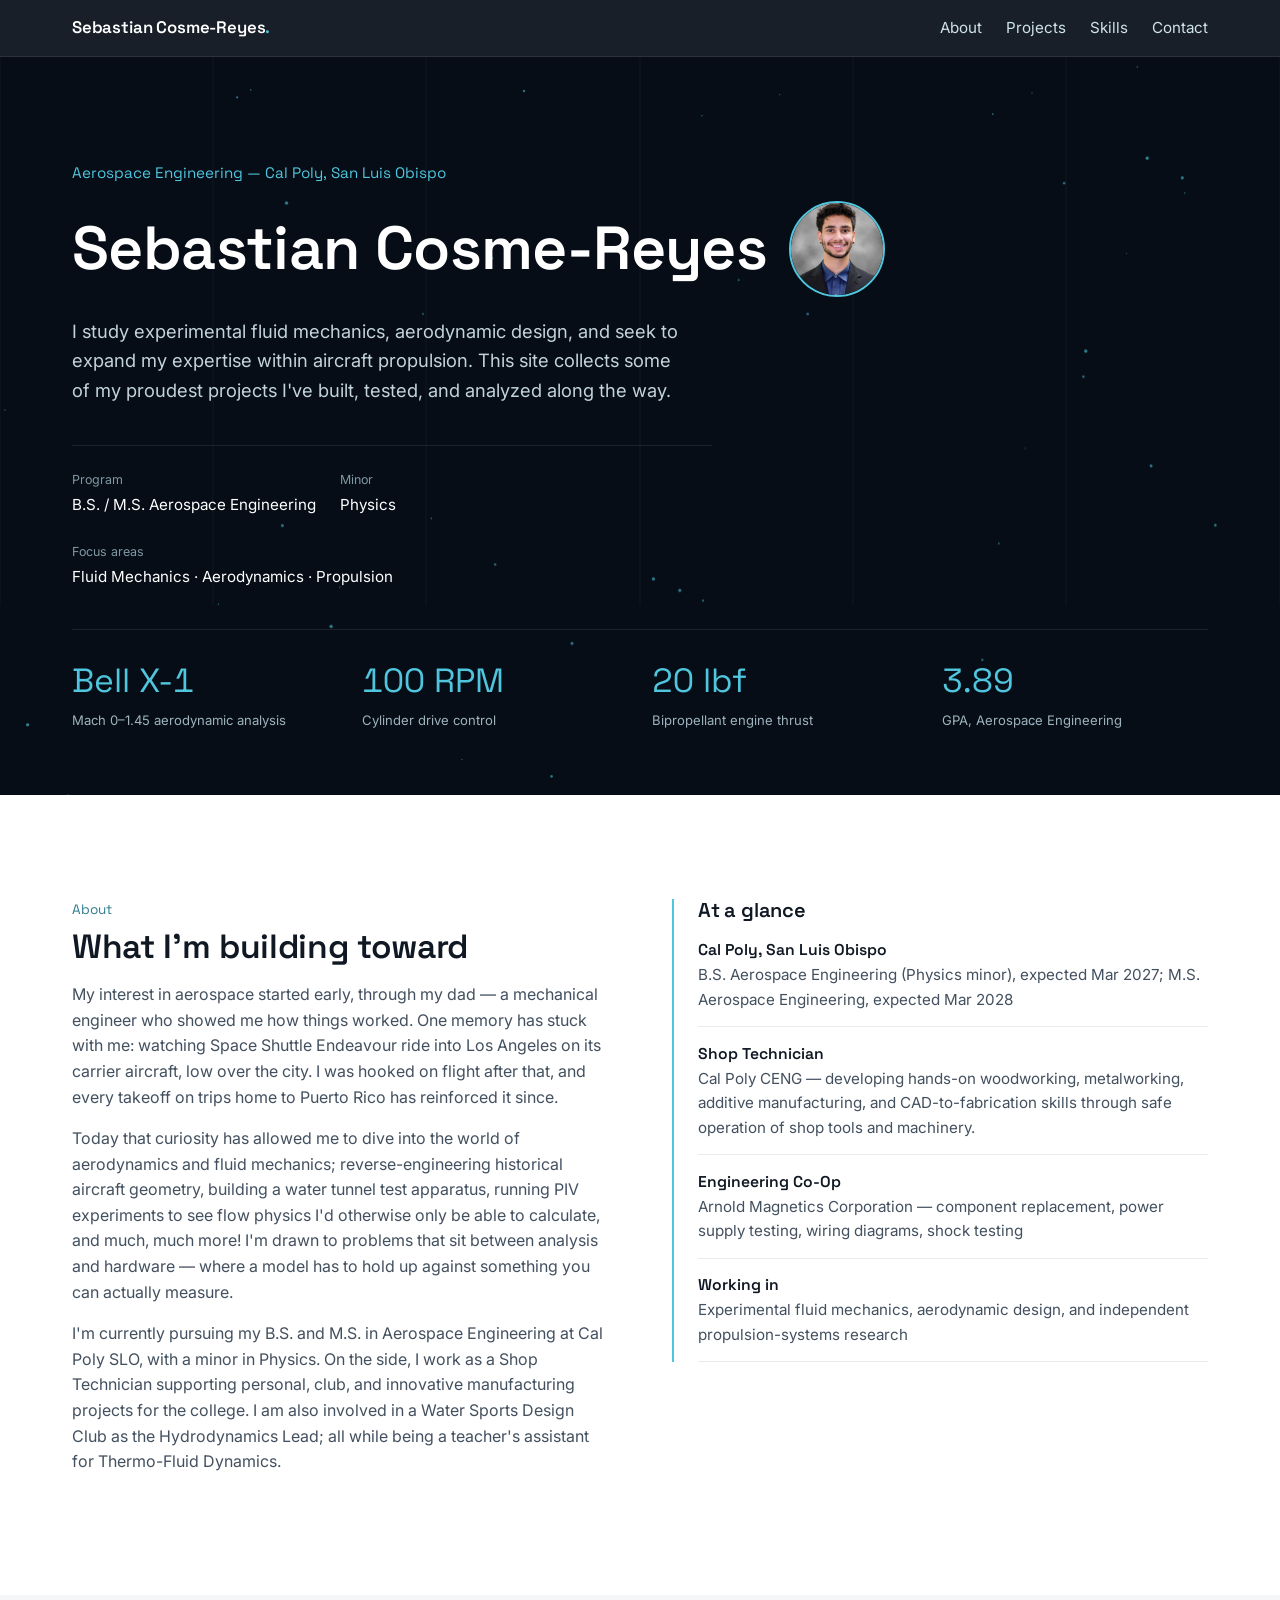
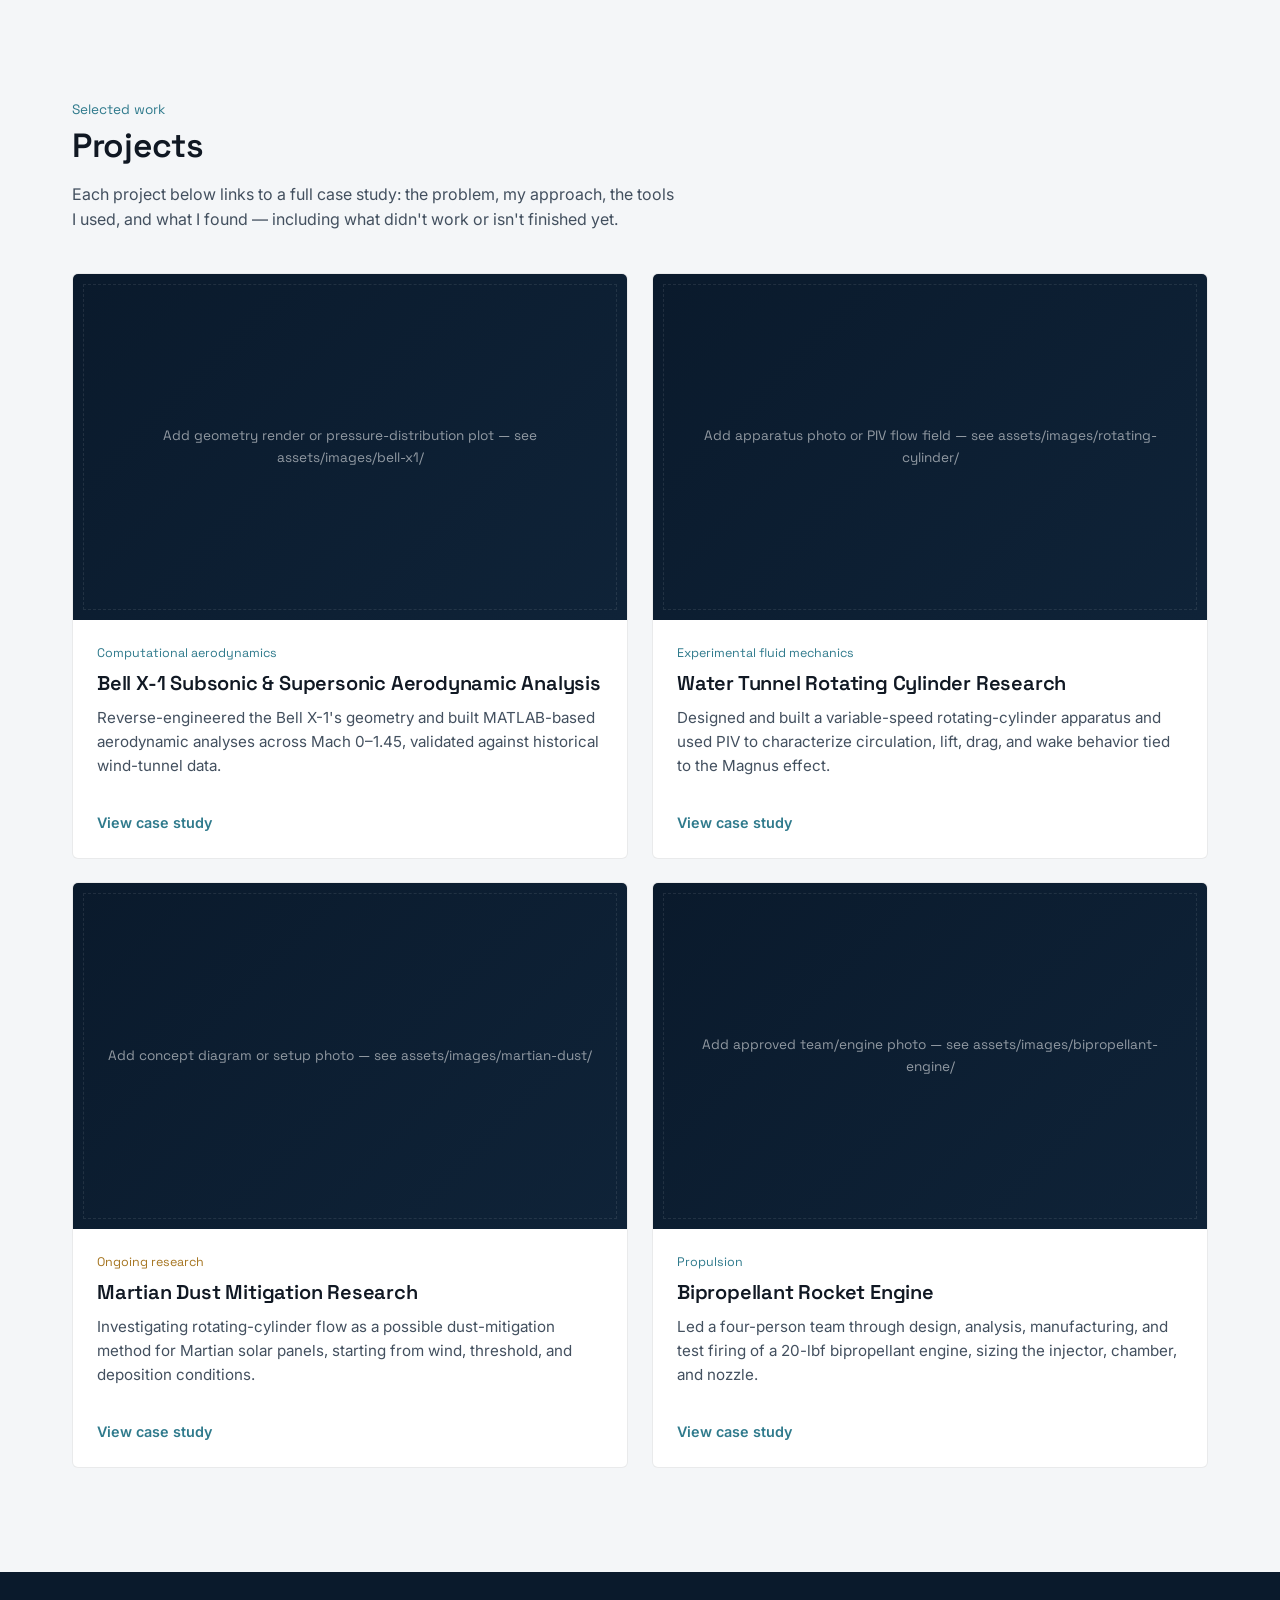
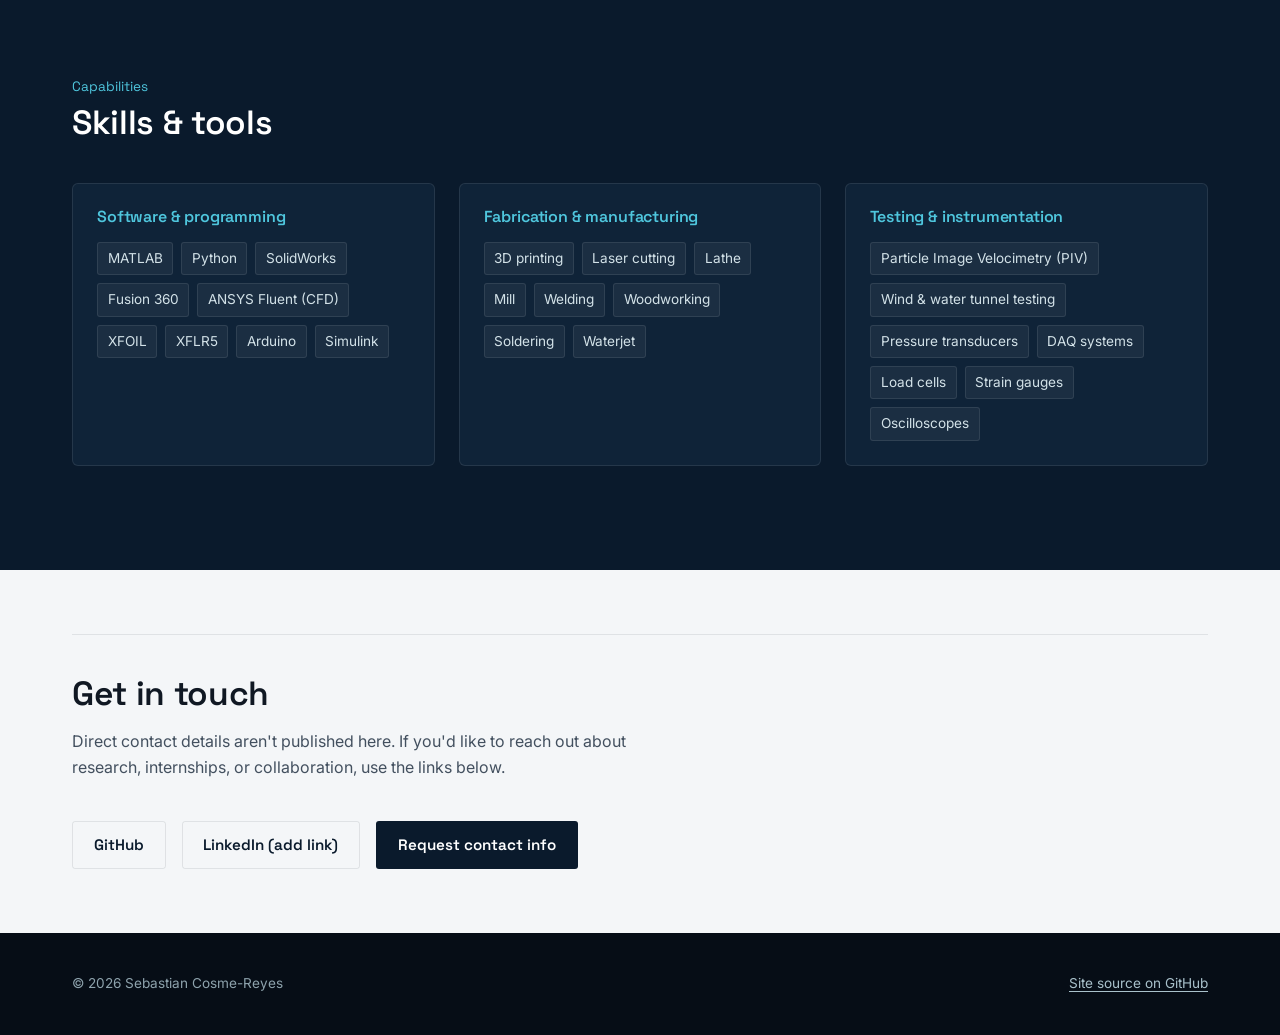
<file: index.html>
<!DOCTYPE html>
<html lang="en">
<head>
<meta charset="UTF-8">
<meta name="viewport" content="width=device-width, initial-scale=1.0">
<title>Sebastian Cosme-Reyes — Aerospace Engineering</title>
<meta name="description" content="Portfolio of Sebastian Cosme-Reyes, an aerospace engineering student at Cal Poly SLO working in propulsion, aerodynamic design, and experimental fluid mechanics.">

<!-- Fonts: Space Grotesk for headings, Inter for body text -->
<link rel="preconnect" href="https://fonts.googleapis.com">
<link rel="preconnect" href="https://fonts.gstatic.com" crossorigin>
<link href="https://fonts.googleapis.com/css2?family=Space+Grotesk:wght@500;600;700&family=Inter:wght@400;500;600&display=swap" rel="stylesheet">

<link rel="stylesheet" href="style.css">
</head>
<body>

<a class="skip-link" href="#main">Skip to content</a>

<!-- ============================= HEADER / NAV ============================= -->
<header class="site-header">
  <div class="wrap">
    <a class="site-title" href="index.html">Sebastian Cosme-Reyes<span>.</span></a>
    <button class="nav-toggle" id="navToggle" aria-expanded="false" aria-controls="siteNav">Menu</button>
    <nav class="site-nav" id="siteNav" aria-label="Primary">
      <ul>
        <li><a href="#about">About</a></li>
        <li><a href="#projects">Projects</a></li>
        <li><a href="#skills">Skills</a></li>
        <li><a href="#contact">Contact</a></li>
      </ul>
    </nav>
  </div>
</header>

<main id="main">

  <!-- ============================= HERO ============================= -->
  <section class="hero">
    <!-- Animated flow-field: particles drift along streamlines and react
         gently to the cursor (see site.js). Purely decorative,
         hidden from assistive tech. -->
    <canvas class="flow-canvas" id="heroCanvas" data-flow-field aria-hidden="true"></canvas>

    <!-- Faint grid layer that shifts at a different rate on scroll,
         giving the hero a sense of depth. -->
    <svg class="parallax-layer" data-parallax="0.12" viewBox="0 0 1400 600" preserveAspectRatio="xMidYMid slice" aria-hidden="true" focusable="false">
      <g stroke="rgba(255,255,255,0.06)" stroke-width="1">
        <line x1="0" y1="0" x2="0" y2="600"/>
        <line x1="233" y1="0" x2="233" y2="600"/>
        <line x1="466" y1="0" x2="466" y2="600"/>
        <line x1="700" y1="0" x2="700" y2="600"/>
        <line x1="933" y1="0" x2="933" y2="600"/>
        <line x1="1166" y1="0" x2="1166" y2="600"/>
        <line x1="1400" y1="0" x2="1400" y2="600"/>
      </g>
    </svg>

    <div class="wrap hero-inner">
      <p class="hero-eyebrow">Aerospace Engineering — Cal Poly, San Luis Obispo</p>
      <div style="display: flex; align-items: center; gap: 22px; margin-bottom: 20px;">
  <h1 style="margin: 0;">Sebastian Cosme-Reyes</h1>

  <img
    src="headshot.jpg"
    alt="Portrait of Sebastian Cosme-Reyes"
    style="
      width: 96px;
      height: 96px;
      object-fit: cover;
      flex-shrink: 0;
      border: 2px solid #4fc6dd;
      border-radius: 50%;
    "
  >
</div>
      <p class="hero-lede">
        I study experimental fluid mechanics, aerodynamic design, and seek to 
        expand my expertise within aircraft propulsion. This site collects some
        of my proudest projects I've built, tested, and analyzed along the way.
      </p>

      <dl class="hero-meta">
        <div>
          <dt>Program</dt>
          <dd>B.S. / M.S. Aerospace Engineering</dd>
        </div>
        <div>
          <dt>Minor</dt>
          <dd>Physics</dd>
        </div>
        <div>
          <dt>Focus areas</dt>
          <dd>Fluid Mechanics · Aerodynamics · Propulsion</dd>
        </div>
      </dl>

      <!-- Animated stat counters — real figures pulled from the projects
           below. Counts up once scrolled into view (site.js). -->
      <div class="stat-row" data-reveal="stagger">
        <div class="stat">
          <span class="stat-value">Bell X-1</span>
          <span class="stat-label">Mach 0–1.45 aerodynamic analysis</span>
        </div>
        <div class="stat">
          <span class="stat-value"><span data-count="100" data-suffix=" RPM">0</span></span>
          <span class="stat-label">Cylinder drive control</span>
        </div>
        <div class="stat">
          <span class="stat-value"><span data-count="20" data-suffix=" lbf">0</span></span>
          <span class="stat-label">Bipropellant engine thrust</span>
        </div>
        <div class="stat">
          <span class="stat-value"><span data-count="3.89">0</span></span>
          <span class="stat-label">GPA, Aerospace Engineering</span>
        </div>
      </div>
    </div>
  </section>

  <!-- ============================= ABOUT ============================= -->
  <section class="about section" id="about">
    <div class="wrap about-grid">
      <div class="about-copy" data-reveal>
        <p class="section-head" style="margin-bottom:0;"><span class="kicker">About</span></p>
        <h2>What I'm building toward</h2>
        <p>
          My interest in aerospace started early, through my dad — a mechanical engineer who
          showed me how things worked. One memory has stuck with me: watching Space Shuttle
          Endeavour ride into Los Angeles on its carrier aircraft, low over the city. I was
          hooked on flight after that, and every takeoff on trips home to Puerto Rico has
          reinforced it since.
        </p>
        <p>
          Today that curiosity has allowed me to dive into the world of aerodynamics and fluid 
          mechanics; reverse-engineering historical aircraft geometry, building a water tunnel 
          test apparatus, running PIV experiments to see flow physics I'd otherwise only be able
          to calculate, and much, much more! I'm drawn to problems that sit between analysis and
          hardware — where a model has to hold up against something you can actually measure.
        </p>
        <p>
          I'm currently pursuing my B.S. and M.S. in Aerospace Engineering at Cal Poly SLO,
          with a minor in Physics. On the side, I work as a Shop Technician supporting personal,
          club, and innovative manufacturing projects for the college. I am also involved in a 
          Water Sports Design Club as the Hydrodynamics Lead; all while being a teacher's assistant
          for Thermo-Fluid Dynamics.
        </p>
      </div>

      <aside class="about-facts" aria-label="Quick facts" data-reveal>
        <h3>At a glance</h3>
        <ul>
          <li>
            <strong>Cal Poly, San Luis Obispo</strong>
            B.S. Aerospace Engineering (Physics minor), expected Mar 2027;
            M.S. Aerospace Engineering, expected Mar 2028
          </li>
          <li>
            <strong>Shop Technician</strong>
            Cal Poly CENG — developing hands-on woodworking, metalworking, additive manufacturing, and CAD-to-fabrication skills through safe operation of shop tools and machinery.
          </li>
          <li>
            <strong>Engineering Co-Op</strong>
            Arnold Magnetics Corporation — component replacement, power supply testing, wiring diagrams, shock testing
          </li>
          <li>
            <strong>Working in</strong>
            Experimental fluid mechanics, aerodynamic design, and independent propulsion-systems research
          </li>
        </ul>
      </aside>
    </div>
  </section>

  <!-- ============================= PROJECTS ============================= -->
  <section class="projects section" id="projects">
    <div class="wrap">
      <div class="section-head" data-reveal>
        <span class="kicker">Selected work</span>
        <h2>Projects</h2>
        <p style="color:var(--color-ink-soft); max-width:var(--measure);">
          Each project below links to a full case study: the problem, my approach, the tools
          I used, and what I found — including what didn't work or isn't finished yet.
        </p>
      </div>

      <div class="project-grid" data-reveal="stagger">

        <!-- Project card 1: Bell X-1 -->
        <a class="project-card" href="projects/bell-x1.html">
          <div class="project-card-media is-placeholder" data-placeholder-label="Add geometry render or pressure-distribution plot — see assets/images/bell-x1/">
            <!-- Replace this comment with a real image once available, e.g.:
                 <img src="assets/images/bell-x1/hero.jpg" alt="Reconstructed Bell X-1 geometry with pressure-distribution overlay"> -->
          </div>
          <div class="project-card-body">
            <span class="project-card-tag">Computational aerodynamics</span>
            <h3>Bell X-1 Subsonic &amp; Supersonic Aerodynamic Analysis</h3>
            <p class="project-card-summary">
              Reverse-engineered the Bell X-1's geometry and built MATLAB-based aerodynamic
              analyses across Mach 0–1.45, validated against historical wind-tunnel data.
            </p>
            <span class="project-card-cta">View case study</span>
          </div>
        </a>

        <!-- Project card 2: Rotating Cylinder -->
        <a class="project-card" href="projects/rotating-cylinder.html">
          <div class="project-card-media is-placeholder" data-placeholder-label="Add apparatus photo or PIV flow field — see assets/images/rotating-cylinder/">
            <!-- <img src="assets/images/rotating-cylinder/hero.jpg" alt="Rotating cylinder apparatus mounted in the water tunnel test section"> -->
          </div>
          <div class="project-card-body">
            <span class="project-card-tag">Experimental fluid mechanics</span>
            <h3>Water Tunnel Rotating Cylinder Research</h3>
            <p class="project-card-summary">
              Designed and built a variable-speed rotating-cylinder apparatus and used PIV
              to characterize circulation, lift, drag, and wake behavior tied to the Magnus effect.
            </p>
            <span class="project-card-cta">View case study</span>
          </div>
        </a>

        <!-- Project card 3: Martian Dust -->
        <a class="project-card" href="projects/martian-dust.html">
          <div class="project-card-media is-placeholder" data-placeholder-label="Add concept diagram or setup photo — see assets/images/martian-dust/">
            <!-- <img src="assets/images/martian-dust/hero.jpg" alt="Concept diagram of rotating-cylinder dust mitigation over a solar panel"> -->
          </div>
          <div class="project-card-body">
            <span class="project-card-tag is-ongoing">Ongoing research</span>
            <h3>Martian Dust Mitigation Research</h3>
            <p class="project-card-summary">
              Investigating rotating-cylinder flow as a possible dust-mitigation method for
              Martian solar panels, starting from wind, threshold, and deposition conditions.
            </p>
            <span class="project-card-cta">View case study</span>
          </div>
        </a>

        <!-- Project card 4: Bipropellant Engine -->
        <a class="project-card" href="projects/bipropellant-engine.html">
          <div class="project-card-media is-placeholder" data-placeholder-label="Add approved team/engine photo — see assets/images/bipropellant-engine/">
            <!-- <img src="assets/images/bipropellant-engine/hero.jpg" alt="Team-built 20-lbf bipropellant rocket engine on the test stand"> -->
          </div>
          <div class="project-card-body">
            <span class="project-card-tag">Propulsion</span>
            <h3>Bipropellant Rocket Engine</h3>
            <p class="project-card-summary">
              Led a four-person team through design, analysis, manufacturing, and test firing
              of a 20-lbf bipropellant engine, sizing the injector, chamber, and nozzle.
            </p>
            <span class="project-card-cta">View case study</span>
          </div>
        </a>

        <!--
          TO ADD A NEW PROJECT CARD:
          1. Duplicate one of the <a class="project-card"> blocks above.
          2. Point href at your new file, e.g. projects/your-project.html
          3. Update the tag, title, and one-sentence summary.
          4. Add a matching hero image once you have one, or keep the placeholder.
          See README.md for the full walkthrough.
        -->
      </div>
    </div>
  </section>

  <!-- ============================= SKILLS ============================= -->
  <section class="skills section" id="skills">
    <div class="wrap">
      <div class="section-head" data-reveal>
        <span class="kicker" style="color:var(--color-accent);">Capabilities</span>
        <h2>Skills &amp; tools</h2>
      </div>

      <div class="skill-groups" data-reveal="stagger">
        <div class="skill-group">
          <h3>Software &amp; programming</h3>
          <ul>
            <li>MATLAB</li>
            <li>Python</li>
            <li>SolidWorks</li>
            <li>Fusion 360</li>
            <li>ANSYS Fluent (CFD)</li>
            <li>XFOIL</li>
            <li>XFLR5</li>
            <li>Arduino</li>
            <li>Simulink</li>
          </ul>
        </div>
        <div class="skill-group">
          <h3>Fabrication &amp; manufacturing</h3>
          <ul>
            <li>3D printing</li>
            <li>Laser cutting</li>
            <li>Lathe</li>
            <li>Mill</li>
            <li>Welding</li>
            <li>Woodworking</li>
            <li>Soldering</li>
            <li>Waterjet</li>
          </ul>
        </div>
        <div class="skill-group">
          <h3>Testing &amp; instrumentation</h3>
          <ul>
            <li>Particle Image Velocimetry (PIV)</li>
            <li>Wind &amp; water tunnel testing</li>
            <li>Pressure transducers</li>
            <li>DAQ systems</li>
            <li>Load cells</li>
            <li>Strain gauges</li>
            <li>Oscilloscopes</li>
          </ul>
        </div>
      </div>
    </div>
  </section>

  <!-- ============================= CONTACT ============================= -->
  <section class="contact section--tight" id="contact">
    <div class="wrap">
      <div class="contact-inner" data-reveal>
        <div class="contact-copy">
          <h2>Get in touch</h2>
          <p style="color:var(--color-ink-soft);">
            Direct contact details aren't published here. If you'd like to reach out about
            research, internships, or collaboration, use the links below.
          </p>
        </div>
        <div class="contact-links">
          <!--
            CONTACT INFO:
            Sebastian asked that no personal email or phone number be published
            automatically. Replace the links below only after you've decided what
            you're comfortable sharing publicly.

            Example once approved:
            <a class="btn btn-primary" href="mailto:youremail@example.com">Email me</a>
          -->
          <a class="btn btn-outline" href="https://github.com/sebastiancosmereyes" target="_blank" rel="noopener">GitHub</a>
          <a class="btn btn-outline" href="#" aria-disabled="true" title="Add your LinkedIn URL here">LinkedIn (add link)</a>
          <a class="btn btn-primary" href="#" title="Add a resume PDF or contact form link here">Request contact info</a>
        </div>
      </div>
    </div>
  </section>

</main>

<!-- ============================= FOOTER ============================= -->
<footer class="site-footer">
  <div class="wrap">
    <span>© <span id="year">2026</span> Sebastian Cosme-Reyes</span>
    <span><a href="https://github.com/sebastiancosmereyes/sebastiancosmereyes.github.io" target="_blank" rel="noopener">Site source on GitHub</a></span>
  </div>
</footer>

<script src="site.js" defer></script>

</body>
</html>
</file>
<file: style.css>
/* ==========================================================================
   Sebastian Cosme-Reyes — Aerospace Engineering Portfolio
   Shared stylesheet for index.html and all /projects/*.html pages.

   HOW THIS FILE IS ORGANIZED
   1. Design tokens (colors, type, spacing) — edit these to retheme the site
   2. Reset + base element styles
   3. Layout helpers (container, section rhythm)
   4. Site header / nav
   5. Hero
   6. Bio / about
   7. Project cards (homepage)
   8. Skills
   9. Contact
   10. Case-study page layout (project detail pages)
   11. Footer
   12. Utilities + responsive breakpoints
   ========================================================================== */

/* -----------------------------------------------------------------------
   1. DESIGN TOKENS
   ----------------------------------------------------------------------- */
:root {
  /* Core palette */
  --color-navy-deep: #060d16;   /* near-black blue, used for hero + footer */
  --color-navy: #0a1a2c;        /* primary dark surface */
  --color-navy-raised: #0f2338; /* slightly lighter navy for cards on dark */
  --color-accent: #4fc6dd;      /* restrained cyan accent */
  --color-accent-dim: #2f7a8c;  /* muted accent for hover/secondary use */
  --color-off-white: #f4f6f8;   /* light section background */
  --color-white: #ffffff;
  --color-ink: #101823;         /* body text on light backgrounds */
  --color-ink-soft: #43505f;    /* secondary text on light backgrounds */
  --color-paper-line: rgba(16, 24, 35, 0.09);   /* hairlines on light bg */
  --color-dark-line: rgba(255, 255, 255, 0.09); /* hairlines on dark bg */
  --color-status: #e0a94f;      /* used only for "ongoing research" tag */

  /* Type */
  --font-display: "Space Grotesk", "Segoe UI", Helvetica, Arial, sans-serif;
  --font-body: "Inter", "Segoe UI", Helvetica, Arial, sans-serif;

  /* Spacing scale */
  --space-1: 0.5rem;
  --space-2: 1rem;
  --space-3: 1.5rem;
  --space-4: 2.5rem;
  --space-5: 4rem;
  --space-6: 6.5rem;

  --max-width: 74rem;
  --measure: 38rem; /* comfortable reading line length */

  --radius-sm: 3px;
  --radius-md: 6px;
}

/* -----------------------------------------------------------------------
   2. RESET + BASE
   ----------------------------------------------------------------------- */
*, *::before, *::after { box-sizing: border-box; }

html {
  scroll-behavior: smooth;
}

@media (prefers-reduced-motion: reduce) {
  html { scroll-behavior: auto; }
  *, *::before, *::after {
    animation-duration: 0.01ms !important;
    animation-iteration-count: 1 !important;
    transition-duration: 0.01ms !important;
  }
}

body {
  margin: 0;
  font-family: var(--font-body);
  color: var(--color-ink);
  background: var(--color-white);
  line-height: 1.6;
  -webkit-font-smoothing: antialiased;
}

h1, h2, h3, h4 {
  font-family: var(--font-display);
  font-weight: 600;
  line-height: 1.15;
  margin: 0 0 var(--space-2);
  letter-spacing: -0.01em;
}

h1 { font-size: clamp(2.4rem, 5vw, 3.8rem); }
h2 { font-size: clamp(1.6rem, 3vw, 2.1rem); }
h3 { font-size: 1.25rem; }
h4 { font-size: 1.05rem; }

p { margin: 0 0 var(--space-2); }

a {
  color: var(--color-accent-dim);
  text-decoration-thickness: 1px;
  text-underline-offset: 3px;
}
a:hover { color: var(--color-accent); }

img {
  max-width: 100%;
  display: block;
  height: auto;
}

ul, ol { padding-left: 1.2rem; }

/* Visible keyboard focus everywhere */
a:focus-visible,
button:focus-visible,
[tabindex]:focus-visible {
  outline: 2px solid var(--color-accent);
  outline-offset: 3px;
  border-radius: 2px;
}

.skip-link {
  position: absolute;
  left: -999px;
  top: auto;
  background: var(--color-accent);
  color: var(--color-navy-deep);
  padding: 0.6rem 1rem;
  z-index: 100;
  font-family: var(--font-body);
  font-weight: 600;
}
.skip-link:focus {
  left: var(--space-2);
  top: var(--space-2);
}

/* -----------------------------------------------------------------------
   3. LAYOUT HELPERS
   ----------------------------------------------------------------------- */
.wrap {
  width: 100%;
  max-width: var(--max-width);
  margin-inline: auto;
  padding-inline: var(--space-3);
}

.section {
  padding-block: var(--space-6);
}

.section--tight { padding-block: var(--space-5); }

.section-head {
  max-width: var(--measure);
  margin-bottom: var(--space-4);
}

.section-head .kicker {
  display: block;
  font-family: var(--font-display);
  font-size: 0.85rem;
  color: var(--color-accent-dim);
  margin-bottom: 0.4rem;
}

/* -----------------------------------------------------------------------
   4. SITE HEADER / NAV
   ----------------------------------------------------------------------- */
.site-header {
  position: sticky;
  top: 0;
  z-index: 40;
  background: rgba(6, 13, 22, 0.92);
  backdrop-filter: saturate(140%) blur(6px);
  border-bottom: 1px solid var(--color-dark-line);
}

.site-header .wrap {
  display: flex;
  align-items: center;
  justify-content: space-between;
  padding-block: 0.9rem;
}

.site-title {
  font-family: var(--font-display);
  color: var(--color-white);
  font-size: 1.05rem;
  font-weight: 600;
  text-decoration: none;
  letter-spacing: -0.01em;
}
.site-title span {
  color: var(--color-accent);
}
.site-title:hover { color: var(--color-white); }

.site-nav ul {
  list-style: none;
  display: flex;
  gap: var(--space-3);
  margin: 0;
  padding: 0;
}

.site-nav a {
  color: #cfe3ea;
  font-size: 0.95rem;
  text-decoration: none;
  border-bottom: 1px solid transparent;
  padding-bottom: 2px;
}
.site-nav a:hover,
.site-nav a[aria-current="page"] {
  color: var(--color-white);
  border-bottom-color: var(--color-accent);
}

.nav-toggle {
  display: none;
  background: none;
  border: 1px solid var(--color-dark-line);
  color: var(--color-white);
  border-radius: var(--radius-sm);
  padding: 0.4rem 0.6rem;
  font-size: 0.9rem;
}

/* -----------------------------------------------------------------------
   5. HERO
   ----------------------------------------------------------------------- */
.hero {
  position: relative;
  background: var(--color-navy-deep);
  color: var(--color-white);
  overflow: hidden;
  padding-block: var(--space-6) var(--space-5);
}

/* Subtle streamline / flow-field motif behind the hero text.
   Purely decorative — hidden from assistive tech. */
.hero-field {
  position: absolute;
  inset: 0;
  z-index: 0;
  opacity: 0.55;
  pointer-events: none;
}

.hero-inner {
  position: relative;
  z-index: 1;
}

.hero-eyebrow {
  font-family: var(--font-display);
  color: var(--color-accent);
  font-size: 0.95rem;
  margin-bottom: var(--space-2);
}

.hero h1 {
  color: var(--color-white);
  max-width: 20ch;
}

.hero-lede {
  max-width: var(--measure);
  font-size: 1.15rem;
  color: #c3d3dc;
  margin-top: var(--space-2);
}

.hero-meta {
  display: flex;
  flex-wrap: wrap;
  gap: var(--space-3);
  margin-top: var(--space-4);
  padding-top: var(--space-3);
  border-top: 1px solid var(--color-dark-line);
  max-width: 40rem;
}

.hero-meta div {
  min-width: 9rem;
}

.hero-meta dt {
  font-size: 0.78rem;
  color: #7f97a3;
  margin-bottom: 0.2rem;
}

.hero-meta dd {
  margin: 0;
  color: var(--color-white);
  font-size: 0.95rem;
}

/* -----------------------------------------------------------------------
   6. BIO / ABOUT
   ----------------------------------------------------------------------- */
.about {
  background: var(--color-white);
}

.about-grid {
  display: grid;
  grid-template-columns: 1fr 1fr;
  gap: var(--space-5);
  align-items: start;
}

.about-copy p {
  max-width: var(--measure);
  color: var(--color-ink-soft);
}

.about-facts {
  border-left: 2px solid var(--color-accent);
  padding-left: var(--space-3);
}

.about-facts h3 {
  margin-bottom: var(--space-2);
}

.about-facts ul {
  list-style: none;
  padding: 0;
  margin: 0;
  display: grid;
  gap: 0.9rem;
}

.about-facts li {
  border-bottom: 1px solid var(--color-paper-line);
  padding-bottom: 0.9rem;
  font-size: 0.95rem;
  color: var(--color-ink-soft);
}

.about-facts strong {
  display: block;
  color: var(--color-ink);
  font-family: var(--font-display);
  font-weight: 600;
  font-size: 0.98rem;
}

/* -----------------------------------------------------------------------
   7. PROJECT CARDS (homepage)
   ----------------------------------------------------------------------- */
.projects {
  background: var(--color-off-white);
}

.project-grid {
  display: grid;
  grid-template-columns: repeat(2, 1fr);
  gap: var(--space-3);
}

.project-card {
  display: flex;
  flex-direction: column;
  background: var(--color-white);
  border: 1px solid var(--color-paper-line);
  border-radius: var(--radius-md);
  overflow: hidden;
  text-decoration: none;
  color: var(--color-ink);
  transition: border-color 0.15s ease, transform 0.15s ease;
}

.project-card:hover,
.project-card:focus-visible {
  border-color: var(--color-accent);
  transform: translateY(-2px);
}

.project-card:focus-visible {
  outline: 2px solid var(--color-accent);
  outline-offset: 2px;
}

.project-card-media {
  aspect-ratio: 16 / 10;
  background:
    linear-gradient(135deg, var(--color-navy) 0%, var(--color-navy-raised) 100%);
  position: relative;
  overflow: hidden;
}

.project-card-media img {
  width: 100%;
  height: 100%;
  object-fit: cover;
}

/* Placeholder state: shown until a real project image replaces it */
.project-card-media.is-placeholder::after {
  content: attr(data-placeholder-label);
  position: absolute;
  inset: 0;
  display: flex;
  align-items: center;
  justify-content: center;
  padding: var(--space-2);
  text-align: center;
  font-family: var(--font-display);
  font-size: 0.85rem;
  color: rgba(255, 255, 255, 0.55);
  border: 1px dashed var(--color-dark-line);
  margin: 10px;
}

.project-card-body {
  padding: var(--space-3);
  display: flex;
  flex-direction: column;
  gap: 0.5rem;
  flex: 1;
}

.project-card-tag {
  font-size: 0.78rem;
  color: var(--color-accent-dim);
  font-family: var(--font-display);
}

.project-card-tag.is-ongoing {
  color: #a5741f;
}

.project-card h3 { margin-bottom: 0.15rem; }

.project-card-summary {
  color: var(--color-ink-soft);
  font-size: 0.95rem;
  flex: 1;
}

.project-card-cta {
  margin-top: var(--space-1);
  font-size: 0.9rem;
  font-weight: 600;
  color: var(--color-accent-dim);
}

.project-card:hover .project-card-cta,
.project-card:focus-visible .project-card-cta {
  color: var(--color-accent);
}

/* -----------------------------------------------------------------------
   8. SKILLS
   ----------------------------------------------------------------------- */
.skills {
  background: var(--color-navy);
  color: var(--color-white);
}

.skills h2 { color: var(--color-white); }

.skill-groups {
  display: grid;
  grid-template-columns: repeat(3, 1fr);
  gap: var(--space-3);
}

.skill-group {
  background: var(--color-navy-raised);
  border: 1px solid var(--color-dark-line);
  border-radius: var(--radius-md);
  padding: var(--space-3);
}

.skill-group h3 {
  color: var(--color-accent);
  font-size: 1rem;
  margin-bottom: var(--space-2);
}

.skill-group ul {
  list-style: none;
  padding: 0;
  margin: 0;
  display: flex;
  flex-wrap: wrap;
  gap: 0.5rem;
}

.skill-group li {
  font-size: 0.85rem;
  color: #d3e2e8;
  background: rgba(255, 255, 255, 0.05);
  border: 1px solid var(--color-dark-line);
  border-radius: var(--radius-sm);
  padding: 0.3rem 0.6rem;
}

/* -----------------------------------------------------------------------
   9. CONTACT
   ----------------------------------------------------------------------- */
.contact {
  background: var(--color-off-white);
}

.contact-inner {
  display: flex;
  flex-wrap: wrap;
  justify-content: space-between;
  align-items: flex-end;
  gap: var(--space-3);
  border-top: 1px solid var(--color-paper-line);
  padding-top: var(--space-4);
}

.contact-copy { max-width: var(--measure); }

.contact-links {
  display: flex;
  flex-wrap: wrap;
  gap: var(--space-2);
}

.btn {
  display: inline-block;
  font-family: var(--font-display);
  font-weight: 600;
  font-size: 0.95rem;
  padding: 0.7rem 1.3rem;
  border-radius: var(--radius-sm);
  text-decoration: none;
  border: 1px solid transparent;
}

.btn-primary {
  background: var(--color-navy);
  color: var(--color-white);
}
.btn-primary:hover { background: var(--color-navy-deep); color: var(--color-white); }

.btn-outline {
  background: transparent;
  color: var(--color-navy);
  border-color: var(--color-paper-line);
}
.btn-outline:hover {
  border-color: var(--color-accent-dim);
  color: var(--color-accent-dim);
}

/* -----------------------------------------------------------------------
   10. CASE-STUDY PAGE LAYOUT (project detail pages)
   ----------------------------------------------------------------------- */
.case-hero {
  position: relative;
  background: var(--color-navy-deep);
  color: var(--color-white);
  padding-block: var(--space-5) var(--space-4);
  overflow: hidden;
}

.breadcrumb {
  font-size: 0.85rem;
  margin-bottom: var(--space-2);
}
.breadcrumb a { color: #9db3bd; }
.breadcrumb a:hover { color: var(--color-accent); }

.case-status {
  display: inline-block;
  font-family: var(--font-display);
  font-size: 0.8rem;
  padding: 0.25rem 0.6rem;
  border: 1px solid var(--color-dark-line);
  border-radius: var(--radius-sm);
  color: var(--color-accent);
  margin-bottom: var(--space-2);
}
.case-status.is-ongoing {
  color: var(--color-status);
}

.case-hero h1 { color: var(--color-white); max-width: 26ch; }

.case-summary {
  max-width: var(--measure);
  color: #c3d3dc;
  font-size: 1.05rem;
}

.case-facts {
  margin-top: var(--space-4);
  display: grid;
  grid-template-columns: repeat(4, 1fr);
  gap: var(--space-3);
  border-top: 1px solid var(--color-dark-line);
  padding-top: var(--space-3);
}

.case-facts dt {
  font-size: 0.78rem;
  color: #7f97a3;
  margin-bottom: 0.2rem;
}
.case-facts dd {
  margin: 0;
  font-size: 0.92rem;
  color: var(--color-white);
}

.case-body {
  background: var(--color-white);
}

.case-section {
  padding-block: var(--space-5);
  border-bottom: 1px solid var(--color-paper-line);
}
.case-section:last-child { border-bottom: none; }

.case-section h2 {
  font-size: 1.4rem;
}

.case-section .measure {
  max-width: var(--measure);
  color: var(--color-ink-soft);
}

.case-grid-2 {
  display: grid;
  grid-template-columns: 1fr 1fr;
  gap: var(--space-4);
}

/* Media placeholders inside a case study (images/plots/CAD renders) */
.media-block {
  margin-block: var(--space-3);
}

.media-frame {
  aspect-ratio: 4 / 3;
  border: 1px dashed var(--color-paper-line);
  border-radius: var(--radius-md);
  background: var(--color-off-white);
  display: flex;
  align-items: center;
  justify-content: center;
  text-align: center;
  padding: var(--space-3);
  color: var(--color-ink-soft);
  font-size: 0.88rem;
}

.media-frame img {
  width: 100%;
  height: 100%;
  object-fit: cover;
  border-radius: var(--radius-md);
}

.media-caption {
  font-size: 0.85rem;
  color: var(--color-ink-soft);
  margin-top: 0.5rem;
}

.media-row {
  display: grid;
  grid-template-columns: repeat(3, 1fr);
  gap: var(--space-3);
}

/* Video embed wrapper: keeps a 16:9 ratio for YouTube/Vimeo iframes */
.video-frame {
  position: relative;
  aspect-ratio: 16 / 9;
  border-radius: var(--radius-md);
  overflow: hidden;
  background: var(--color-navy);
  border: 1px solid var(--color-paper-line);
}
.video-frame iframe {
  position: absolute;
  inset: 0;
  width: 100%;
  height: 100%;
  border: 0;
}
.video-frame.is-placeholder {
  display: flex;
  align-items: center;
  justify-content: center;
  color: #7f97a3;
  font-size: 0.9rem;
  text-align: center;
  padding: var(--space-3);
}

.case-list {
  color: var(--color-ink-soft);
  max-width: var(--measure);
}
.case-list li { margin-bottom: 0.5rem; }

.repo-callout {
  margin-top: var(--space-3);
  padding: var(--space-3);
  background: var(--color-off-white);
  border-radius: var(--radius-md);
  border: 1px solid var(--color-paper-line);
  max-width: var(--measure);
}

.disclosure-note {
  margin-top: var(--space-3);
  padding: var(--space-2) var(--space-3);
  background: #fff8ec;
  border: 1px solid #ecd9ab;
  border-radius: var(--radius-md);
  font-size: 0.9rem;
  color: #6b5410;
  max-width: var(--measure);
}

.case-nav {
  display: flex;
  justify-content: space-between;
  padding-block: var(--space-4);
  background: var(--color-off-white);
}
.case-nav a {
  font-family: var(--font-display);
  font-weight: 600;
  text-decoration: none;
  font-size: 0.95rem;
}

/* -----------------------------------------------------------------------
   11. FOOTER
   ----------------------------------------------------------------------- */
.site-footer {
  background: var(--color-navy-deep);
  color: #8ea3ad;
  padding-block: var(--space-4);
  font-size: 0.85rem;
}
.site-footer .wrap {
  display: flex;
  flex-wrap: wrap;
  justify-content: space-between;
  gap: var(--space-2);
}
.site-footer a { color: #a9c1cb; }
.site-footer a:hover { color: var(--color-accent); }

/* -----------------------------------------------------------------------
   12. UTILITIES + RESPONSIVE
   ----------------------------------------------------------------------- */
.visually-hidden {
  position: absolute;
  width: 1px; height: 1px;
  padding: 0; margin: -1px;
  overflow: hidden;
  clip: rect(0,0,0,0);
  white-space: nowrap;
  border: 0;
}

@media (max-width: 900px) {
  .about-grid,
  .case-grid-2 {
    grid-template-columns: 1fr;
    gap: var(--space-4);
  }
  .project-grid { grid-template-columns: 1fr; }
  .skill-groups { grid-template-columns: 1fr; }
  .case-facts { grid-template-columns: repeat(2, 1fr); }
  .media-row { grid-template-columns: 1fr 1fr; }
}

@media (max-width: 640px) {
  .site-nav { display: none; }
  .site-nav.is-open {
    display: block;
    position: absolute;
    top: 100%; left: 0; right: 0;
    background: var(--color-navy-deep);
    border-bottom: 1px solid var(--color-dark-line);
    padding: var(--space-2);
  }
  .site-nav.is-open ul {
    flex-direction: column;
    gap: var(--space-2);
  }
  .nav-toggle { display: inline-block; }
  .media-row { grid-template-columns: 1fr; }
  .case-facts { grid-template-columns: 1fr 1fr; }
  .hero-meta { gap: var(--space-2); }
}

/* ==========================================================================
   13. MOTION, PARALLAX & INTERACTIVE WIDGETS
   Added for the "alive" pass: animated flow-field hero, scroll reveals,
   tilting project cards, animated stat counters, and canvas-based demos.
   ========================================================================== */

/* --- Animated / parallax hero canvas -------------------------------------
   Replaces the static SVG streamline background. #heroCanvas is drawn by
   assets/js/flow-field.js: particles drift along streamlines and react
   gently to the cursor. .parallax-layer elements move at different speeds
   on scroll for depth. */
.hero, .case-hero {
  isolation: isolate;
}

.flow-canvas {
  position: absolute;
  inset: 0;
  z-index: 0;
  width: 100%;
  height: 100%;
  display: block;
}

.parallax-layer {
  position: absolute;
  inset: 0;
  z-index: 0;
  will-change: transform;
}

.hero-inner, .case-hero .wrap {
  position: relative;
  z-index: 2;
}

/* --- Scroll reveal --------------------------------------------------------
   Elements start slightly lowered + transparent, then settle into place
   the first time they enter the viewport (assets/js/site.js). One
   consistent motion, not a different effect per section. */
[data-reveal] {
  opacity: 0;
  transform: translateY(18px);
  transition: opacity 0.7s cubic-bezier(.2,.7,.3,1), transform 0.7s cubic-bezier(.2,.7,.3,1);
}
[data-reveal].is-visible {
  opacity: 1;
  transform: translateY(0);
}
[data-reveal="stagger"] > * {
  opacity: 0;
  transform: translateY(18px);
  transition: opacity 0.6s cubic-bezier(.2,.7,.3,1), transform 0.6s cubic-bezier(.2,.7,.3,1);
}
[data-reveal="stagger"].is-visible > * {
  opacity: 1;
  transform: translateY(0);
}
[data-reveal="stagger"].is-visible > *:nth-child(1) { transition-delay: 0.02s; }
[data-reveal="stagger"].is-visible > *:nth-child(2) { transition-delay: 0.09s; }
[data-reveal="stagger"].is-visible > *:nth-child(3) { transition-delay: 0.16s; }
[data-reveal="stagger"].is-visible > *:nth-child(4) { transition-delay: 0.23s; }

@media (prefers-reduced-motion: reduce) {
  [data-reveal], [data-reveal="stagger"] > * {
    opacity: 1 !important;
    transform: none !important;
    transition: none !important;
  }
}

/* --- Tilting / glowing project cards --------------------------------------
   JS applies a subtle perspective tilt that tracks the cursor; CSS handles
   the glow ring and the accent line drawing in on hover. */
.project-card {
  --mx: 50%;
  --my: 50%;
  transform-style: preserve-3d;
  transition: transform 0.25s ease, border-color 0.2s ease, box-shadow 0.25s ease;
  will-change: transform;
}
.project-card::before {
  content: "";
  position: absolute;
  inset: 0;
  border-radius: var(--radius-md);
  background: radial-gradient(240px circle at var(--mx) var(--my), rgba(79,198,221,0.16), transparent 65%);
  opacity: 0;
  transition: opacity 0.25s ease;
  pointer-events: none;
}
.project-card:hover::before,
.project-card:focus-visible::before {
  opacity: 1;
}
.project-card:hover,
.project-card:focus-visible {
  box-shadow: 0 18px 34px -22px rgba(10, 26, 44, 0.45);
}
.project-card { position: relative; }

.project-card-cta {
  position: relative;
  width: fit-content;
}
.project-card-cta::after {
  content: "";
  position: absolute;
  left: 0; bottom: -3px;
  height: 1px;
  width: 0%;
  background: var(--color-accent);
  transition: width 0.25s ease;
}
.project-card:hover .project-card-cta::after,
.project-card:focus-visible .project-card-cta::after {
  width: 100%;
}

/* --- Animated stat counters ------------------------------------------------ */
.stat-row {
  display: grid;
  grid-template-columns: repeat(4, 1fr);
  gap: var(--space-3);
  margin-top: var(--space-4);
  padding-top: var(--space-3);
  border-top: 1px solid var(--color-dark-line);
}
.stat {
  display: flex;
  flex-direction: column;
  gap: 0.15rem;
}
.stat-value {
  font-family: var(--font-display);
  font-size: clamp(1.6rem, 3vw, 2.1rem);
  color: var(--color-accent);
  font-variant-numeric: tabular-nums;
}
.stat-label {
  font-size: 0.82rem;
  color: #9db3bd;
}

/* --- Interactive demo widgets (canvas + controls) -------------------------- */
.demo {
  background: var(--color-navy);
  color: var(--color-white);
  border-radius: var(--radius-md);
  border: 1px solid var(--color-dark-line);
  padding: var(--space-3);
  margin-block: var(--space-3);
}
.demo-canvas-wrap {
  position: relative;
  width: 100%;
  aspect-ratio: 16 / 9;
  border-radius: var(--radius-sm);
  overflow: hidden;
  background: var(--color-navy-deep);
  border: 1px solid var(--color-dark-line);
}
.demo-canvas-wrap canvas {
  width: 100%;
  height: 100%;
  display: block;
}
.demo-controls {
  display: flex;
  flex-wrap: wrap;
  align-items: center;
  gap: var(--space-3);
  margin-top: var(--space-2);
}
.demo-control {
  display: flex;
  flex-direction: column;
  gap: 0.35rem;
  flex: 1 1 12rem;
}
.demo-control label {
  font-size: 0.82rem;
  color: #b9cbd3;
  display: flex;
  justify-content: space-between;
}
.demo-control output {
  font-family: var(--font-display);
  color: var(--color-accent);
}
.demo-control input[type="range"] {
  -webkit-appearance: none;
  appearance: none;
  width: 100%;
  height: 4px;
  border-radius: 2px;
  background: var(--color-dark-line);
  outline: none;
}
.demo-control input[type="range"]::-webkit-slider-thumb {
  -webkit-appearance: none;
  appearance: none;
  width: 16px; height: 16px;
  border-radius: 50%;
  background: var(--color-accent);
  border: 2px solid var(--color-navy-deep);
  cursor: pointer;
}
.demo-control input[type="range"]::-moz-range-thumb {
  width: 16px; height: 16px;
  border-radius: 50%;
  background: var(--color-accent);
  border: 2px solid var(--color-navy-deep);
  cursor: pointer;
}
.demo-btn {
  font-family: var(--font-display);
  font-size: 0.85rem;
  font-weight: 600;
  color: var(--color-navy-deep);
  background: var(--color-accent);
  border: none;
  border-radius: var(--radius-sm);
  padding: 0.5rem 0.9rem;
  cursor: pointer;
}
.demo-btn:hover { background: #7ad8e8; }
.demo-note {
  font-size: 0.82rem;
  color: #8ea3ad;
  margin-top: var(--space-2);
  max-width: var(--measure);
}

@media (max-width: 640px) {
  .stat-row { grid-template-columns: repeat(2, 1fr); }
}

/* -----------------------------------------------------------------------
   Hero headshot
   ----------------------------------------------------------------------- */

.hero-title-row {
  display: flex;
  align-items: center;
  gap: var(--space-3);
  margin-bottom: var(--space-2);
}

.hero-title-row h1 {
  flex: 1;
  min-width: 0;
  max-width: none;
  margin: 0;
}

.hero-headshot {
  width: 155px;
  height: 155px;
  flex-shrink: 0;
  object-fit: cover;
  border: 3px solid var(--color-accent);
  border-radius: 50%;
  box-shadow: 0 0 0 8px rgba(79, 198, 221, 0.12);
}

/* Put the image above the name on narrower screens */
@media (max-width: 700px) {
  .hero-title-row {
    align-items: flex-start;
    flex-direction: column-reverse;
    gap: var(--space-2);
  }

  .hero-headshot {
    width: 115px;
    height: 115px;
  }
}
</file>
